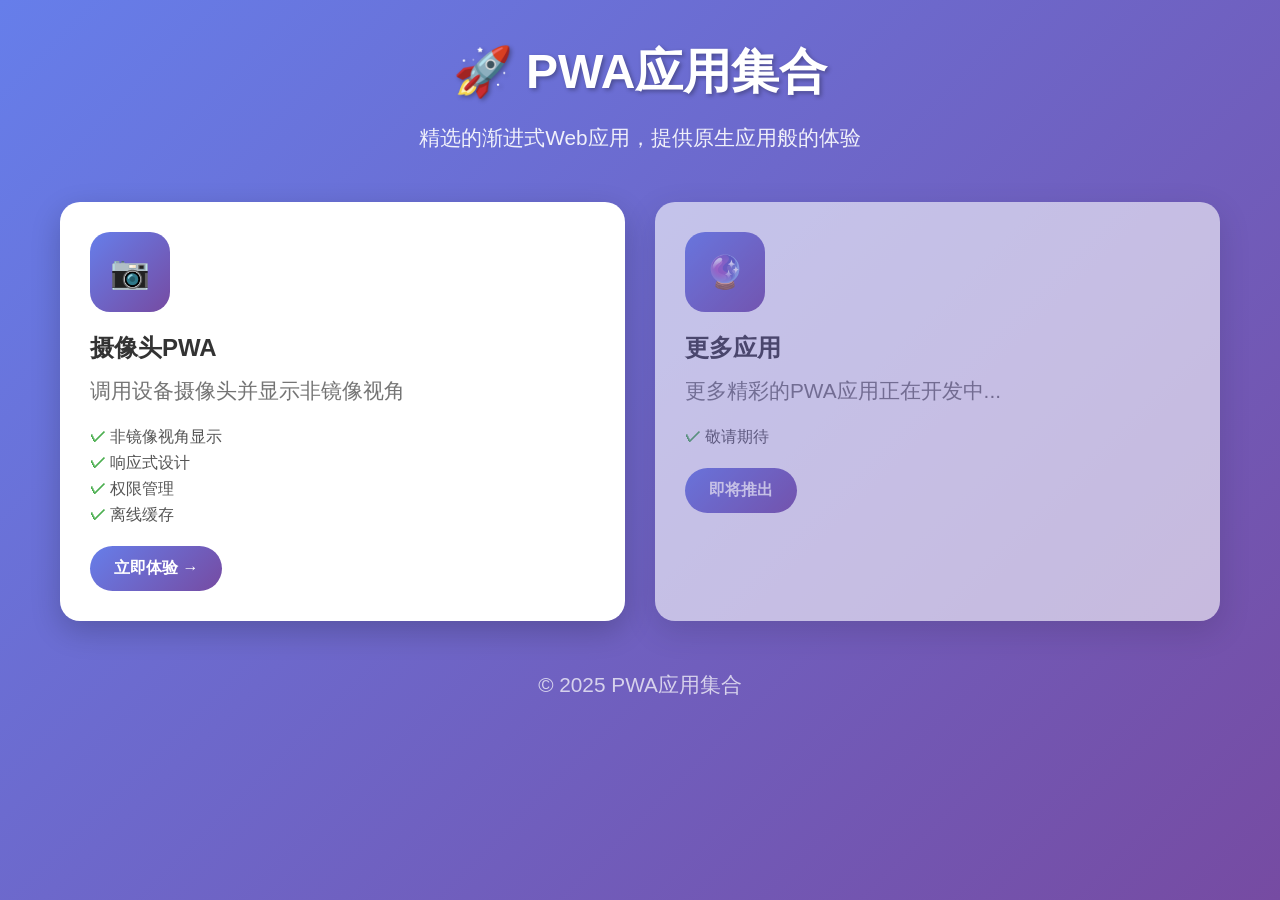
<file: index.html>
<!DOCTYPE html>
<html lang="zh-CN">
<head>
    <meta charset="UTF-8">
    <meta name="viewport" content="width=device-width, initial-scale=1.0">
    <title>PWA应用集合</title>
    <style>
        *{margin:0;padding:0;box-sizing:border-box}
        body{font-family:-apple-system,BlinkMacSystemFont,'Segoe UI',Roboto,sans-serif;background:linear-gradient(135deg,#667eea 0%,#764ba2 100%);min-height:100vh;color:#333}
        .container{max-width:1200px;margin:0 auto;padding:40px 20px}
        header{text-align:center;margin-bottom:50px;color:white}
        h1{font-size:3rem;margin-bottom:20px;text-shadow:2px 2px 4px rgba(0,0,0,0.3)}
        p{font-size:1.3rem;opacity:0.9;max-width:600px;margin:0 auto}
        .apps-grid{display:grid;grid-template-columns:repeat(auto-fit,minmax(300px,1fr));gap:30px;margin-bottom:50px}
        .app-card{background:white;border-radius:20px;padding:30px;box-shadow:0 10px 30px rgba(0,0,0,0.2);transition:transform 0.3s ease;text-decoration:none;color:inherit;display:block}
        .app-card:hover{transform:translateY(-5px);box-shadow:0 20px 40px rgba(0,0,0,0.3)}
        .app-icon{width:80px;height:80px;background:linear-gradient(135deg,#667eea 0%,#764ba2 100%);border-radius:20px;display:flex;align-items:center;justify-content:center;margin-bottom:20px;font-size:2rem}
        .app-title{font-size:1.5rem;font-weight:600;margin-bottom:10px;color:#333}
        .app-description{color:#666;line-height:1.6;margin-bottom:20px}
        .app-features{list-style:none;margin-bottom:20px}
        .app-features li{color:#555;margin-bottom:5px;padding-left:20px;position:relative}
        .app-features li:before{content:"✓";position:absolute;left:0;color:#4CAF50;font-weight:bold}
        .app-link{display:inline-block;background:linear-gradient(135deg,#667eea 0%,#764ba2 100%);color:white;padding:12px 24px;border-radius:25px;text-decoration:none;font-weight:600;transition:transform 0.2s ease}
        .app-link:hover{transform:scale(1.05)}
        .disabled{opacity:0.6;cursor:default;pointer-events:none}
        footer{text-align:center;color:white;opacity:0.8;margin-top:50px}
        @media (max-width:768px){.container{padding:20px 15px}h1{font-size:2.5rem}.apps-grid{grid-template-columns:1fr;gap:20px}}
    </style>
</head>
<body>
    <div class="container">
        <header>
            <h1>🚀 PWA应用集合</h1>
            <p>精选的渐进式Web应用，提供原生应用般的体验</p>
        </header>
        
        <div class="apps-grid">
            <a href="camera-pwa/" class="app-card">
                <div class="app-icon">📷</div>
                <h2 class="app-title">摄像头PWA</h2>
                <p class="app-description">调用设备摄像头并显示非镜像视角</p>
                <ul class="app-features">
                    <li>非镜像视角显示</li>
                    <li>响应式设计</li>
                    <li>权限管理</li>
                    <li>离线缓存</li>
                </ul>
                <span class="app-link">立即体验 →</span>
            </a>
            
            <div class="app-card disabled">
                <div class="app-icon">🔮</div>
                <h2 class="app-title">更多应用</h2>
                <p class="app-description">更多精彩的PWA应用正在开发中...</p>
                <ul class="app-features">
                    <li>敬请期待</li>
                </ul>
                <span class="app-link">即将推出</span>
            </div>
        </div>
        
        <footer>
            <p>© 2025 PWA应用集合</p>
        </footer>
    </div>
</body>
</html>
</file>
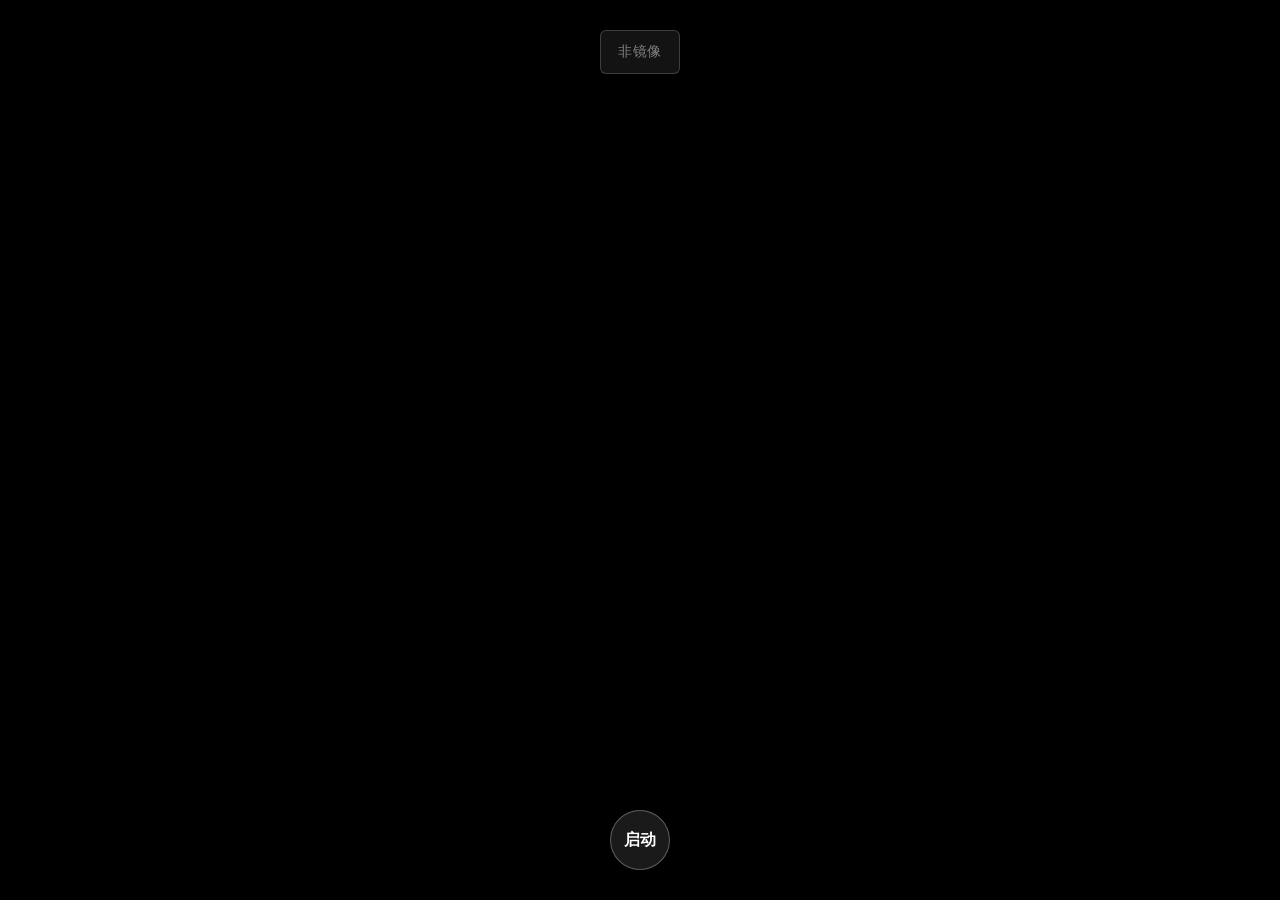
<file: camera-pwa/index.html>
<!DOCTYPE html>
<html lang="zh-CN">
<head>
    <meta charset="UTF-8">
    <meta name="viewport" content="width=device-width, initial-scale=1.0">
    <title>摄像头PWA应用</title>
    <link rel="manifest" href="manifest.json">
    <link rel="stylesheet" href="styles.css">
    <meta name="theme-color" content="#2196F3">
</head>
<body>
    <div class="container">
        <div class="camera-container">
            <video id="video" autoplay muted playsinline></video>
        </div>
        
        <div class="top-controls">
            <button id="mirror-btn" class="btn btn-mirror" disabled>非镜像</button>
        </div>
        
        <div class="bottom-controls">
            <button id="main-btn" class="btn btn-main btn-circle">启动</button>
        </div>
        <div id="flash" class="flash"></div>
    </div>
    
    <script src="app.js"></script>
</body>
</html>
</file>
<file: camera-pwa/styles.css>
/* 摄像头PWA应用样式文件 */

* {
    margin: 0;
    padding: 0;
    box-sizing: border-box;
}

body {
    font-family: -apple-system, BlinkMacSystemFont, 'Segoe UI', Roboto, 'Helvetica Neue', Arial, sans-serif;
    background: #000;
    min-height: 100vh;
    color: #fff;
    overflow: hidden;
    position: relative;
}

.container {
    position: fixed;
    top: 0;
    left: 0;
    width: 100vw;
    height: 100vh;
    background: #000;
}

.camera-container {
    width: 100%;
    height: 100%;
    position: relative;
    background: #000;
}

#video {
    width: 100%;
    height: 100%;
    object-fit: cover;
    display: block;
}

.top-controls {
    position: fixed;
    top: 20px;
    left: 50%;
    transform: translateX(-50%);
    z-index: 1001;
    padding: 10px;
}

.bottom-controls {
    position: fixed;
    bottom: 30px;
    left: 50%;
    transform: translateX(-50%);
    z-index: 1000;
}

.btn {
    padding: 16px 32px;
    border: 1px solid rgba(255, 255, 255, 0.3);
    border-radius: 4px;
    background: rgba(255, 255, 255, 0.1);
    color: white;
    cursor: pointer;
    font-size: 16px;
    font-weight: 600;
    min-width: 120px;
    text-align: center;
    display: inline-block;
    letter-spacing: 0.5px;
}

.btn:hover:not(:disabled) {
    background: rgba(255, 255, 255, 0.2);
}

.btn:disabled {
    opacity: 0.5;
    cursor: not-allowed;
}

/* 镜像按钮特殊样式 */
.btn-mirror {
    background: rgba(255, 255, 255, 0.15);
    border: 1px solid rgba(255, 255, 255, 0.4);
    font-size: 14px;
    font-weight: 500;
    min-width: 80px;
    min-height: 44px;
    padding: 10px 16px;
    border-radius: 6px;
    transition: all 0.2s ease;
    display: flex;
    align-items: center;
    justify-content: center;
}

.btn-mirror:hover:not(:disabled) {
    background: rgba(255, 255, 255, 0.25);
    border-color: rgba(255, 255, 255, 0.6);
    transform: translateY(-1px);
}

.btn-mirror:active:not(:disabled) {
    transform: translateY(0);
    background: rgba(255, 255, 255, 0.2);
}

.btn-circle {
    width: 60px;
    height: 60px;
    min-width: 60px;
    min-height: 60px;
    border-radius: 50%;
    padding: 0;
    display: flex;
    align-items: center;
    justify-content: center;
    font-size: 16px;
    font-weight: 600;
    letter-spacing: 0.5px;
}


.btn-circle.loading::after {
    width: 18px;
    height: 18px;
    border-width: 2px;
}

.flash {
    position: fixed;
    top: 0;
    left: 0;
    width: 100vw;
    height: 100vh;
    background: #fff;
    z-index: 9999;
    opacity: 0;
    pointer-events: none;
    transition: opacity 0.1s ease-out;
}


/* 加载动画 */
.btn.loading {
    position: relative;
    color: transparent;
}

.btn.loading::after {
    content: '';
    position: absolute;
    top: 50%;
    left: 50%;
    transform: translate(-50%, -50%);
    width: 16px;
    height: 16px;
    border: 2px solid transparent;
    border-top: 2px solid currentColor;
    border-radius: 50%;
    animation: spin 1s linear infinite;
}

@keyframes spin {
    0% { transform: translate(-50%, -50%) rotate(0deg); }
    100% { transform: translate(-50%, -50%) rotate(360deg); }
}

/* 响应式设计 */
@media (max-width: 768px) {
    .top-controls {
        top: 20px;
    }
    
    .bottom-controls {
        bottom: 30px;
        gap: 10px;
    }
    
    .btn {
        font-size: 1rem;
        font-weight: 600;
        padding: 10px 20px;
        letter-spacing: 0.3px;
    }
    
    .btn-circle {
        width: 58px;
        height: 58px;
        min-width: 58px;
        min-height: 58px;
        font-size: 1rem;
        font-weight: 600;
        letter-spacing: 0.3px;
    }
    
}

@media (max-width: 480px) {
    .top-controls {
        top: 15px;
    }
    
    .bottom-controls {
        bottom: 25px;
    }
    
    .btn {
        font-size: 0.9rem;
        font-weight: 600;
        padding: 8px 16px;
        letter-spacing: 0.2px;
    }
    
    .btn-circle {
        width: 52px;
        height: 52px;
        min-width: 52px;
        min-height: 52px;
        font-size: 0.9rem;
        font-weight: 600;
        letter-spacing: 0.2px;
    }
    
}

/* 高对比度模式 */
@media (prefers-contrast: high) {
    .btn {
        border: 2px solid currentColor;
    }
}

/* 减少动画模式 */
@media (prefers-reduced-motion: reduce) {
    .btn {
        transition: none;
    }
    
    .btn.loading::after {
        animation: none;
    }
}
</file>
